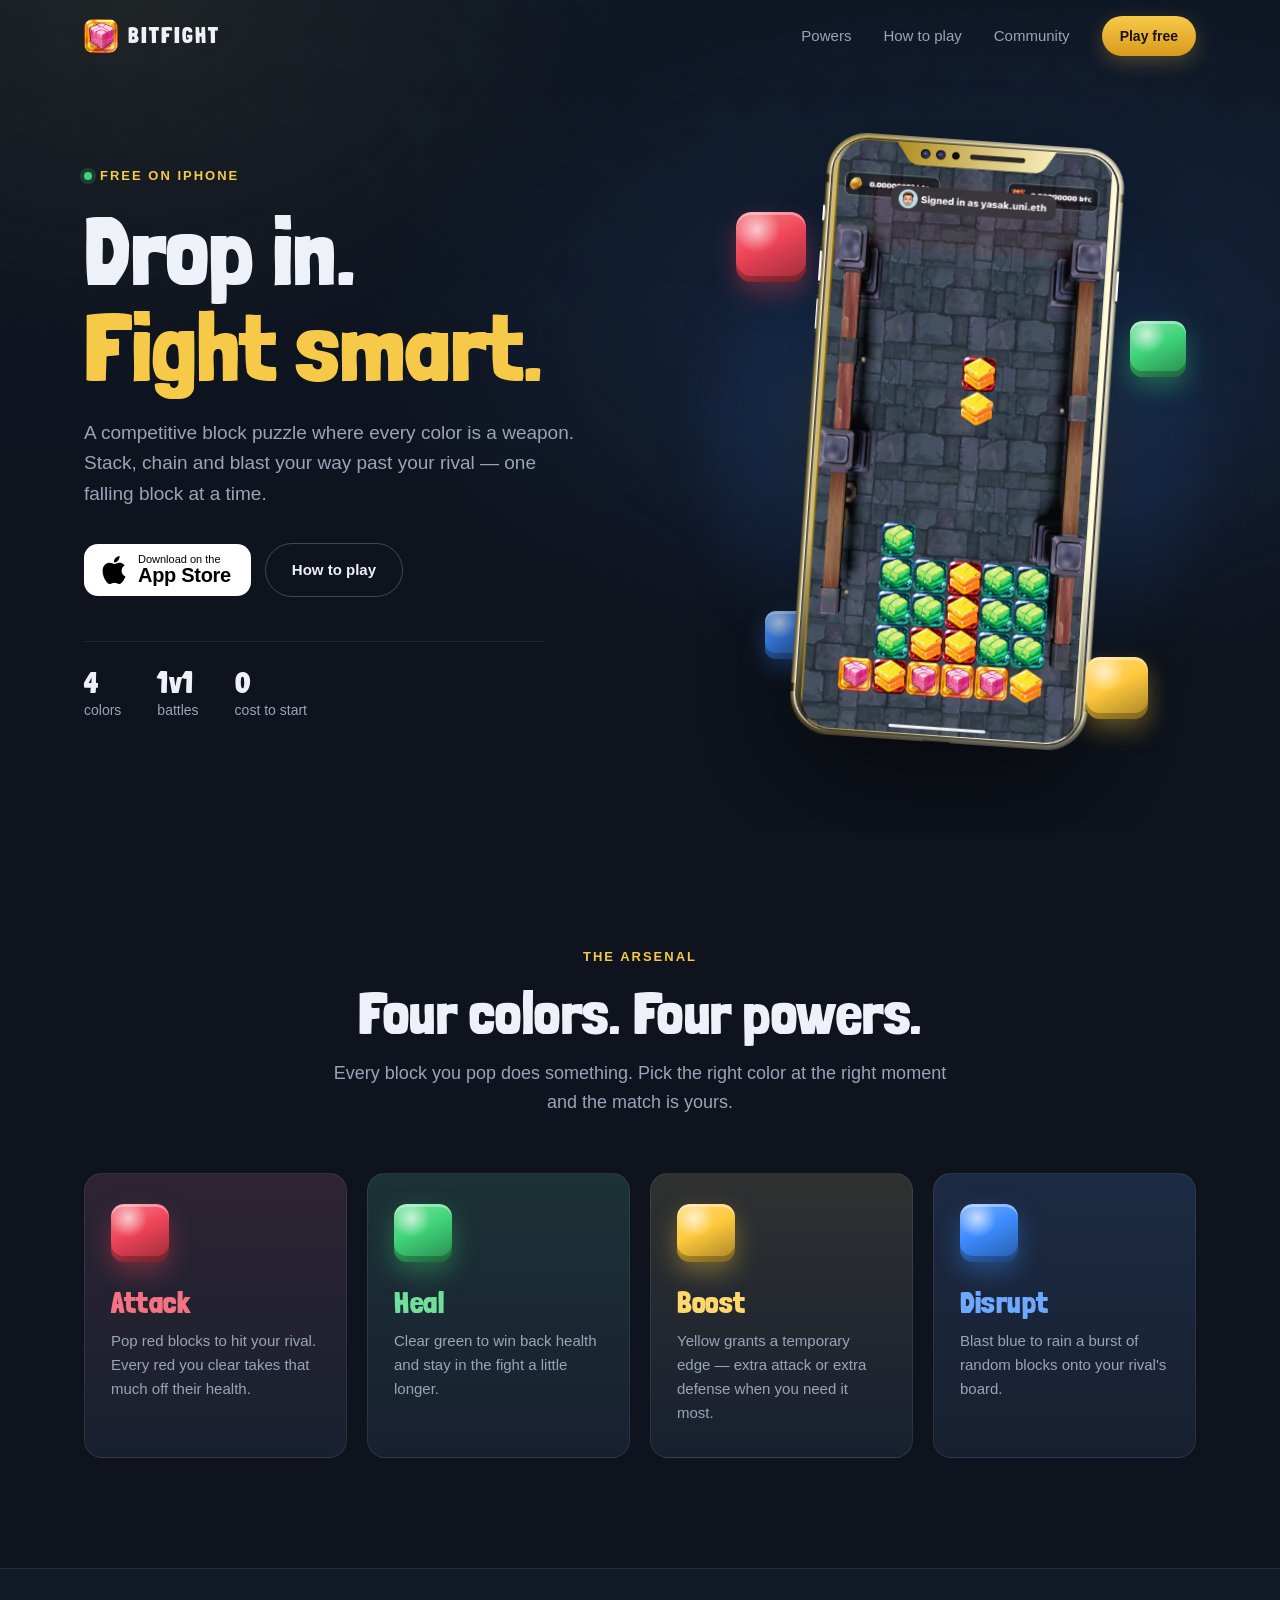
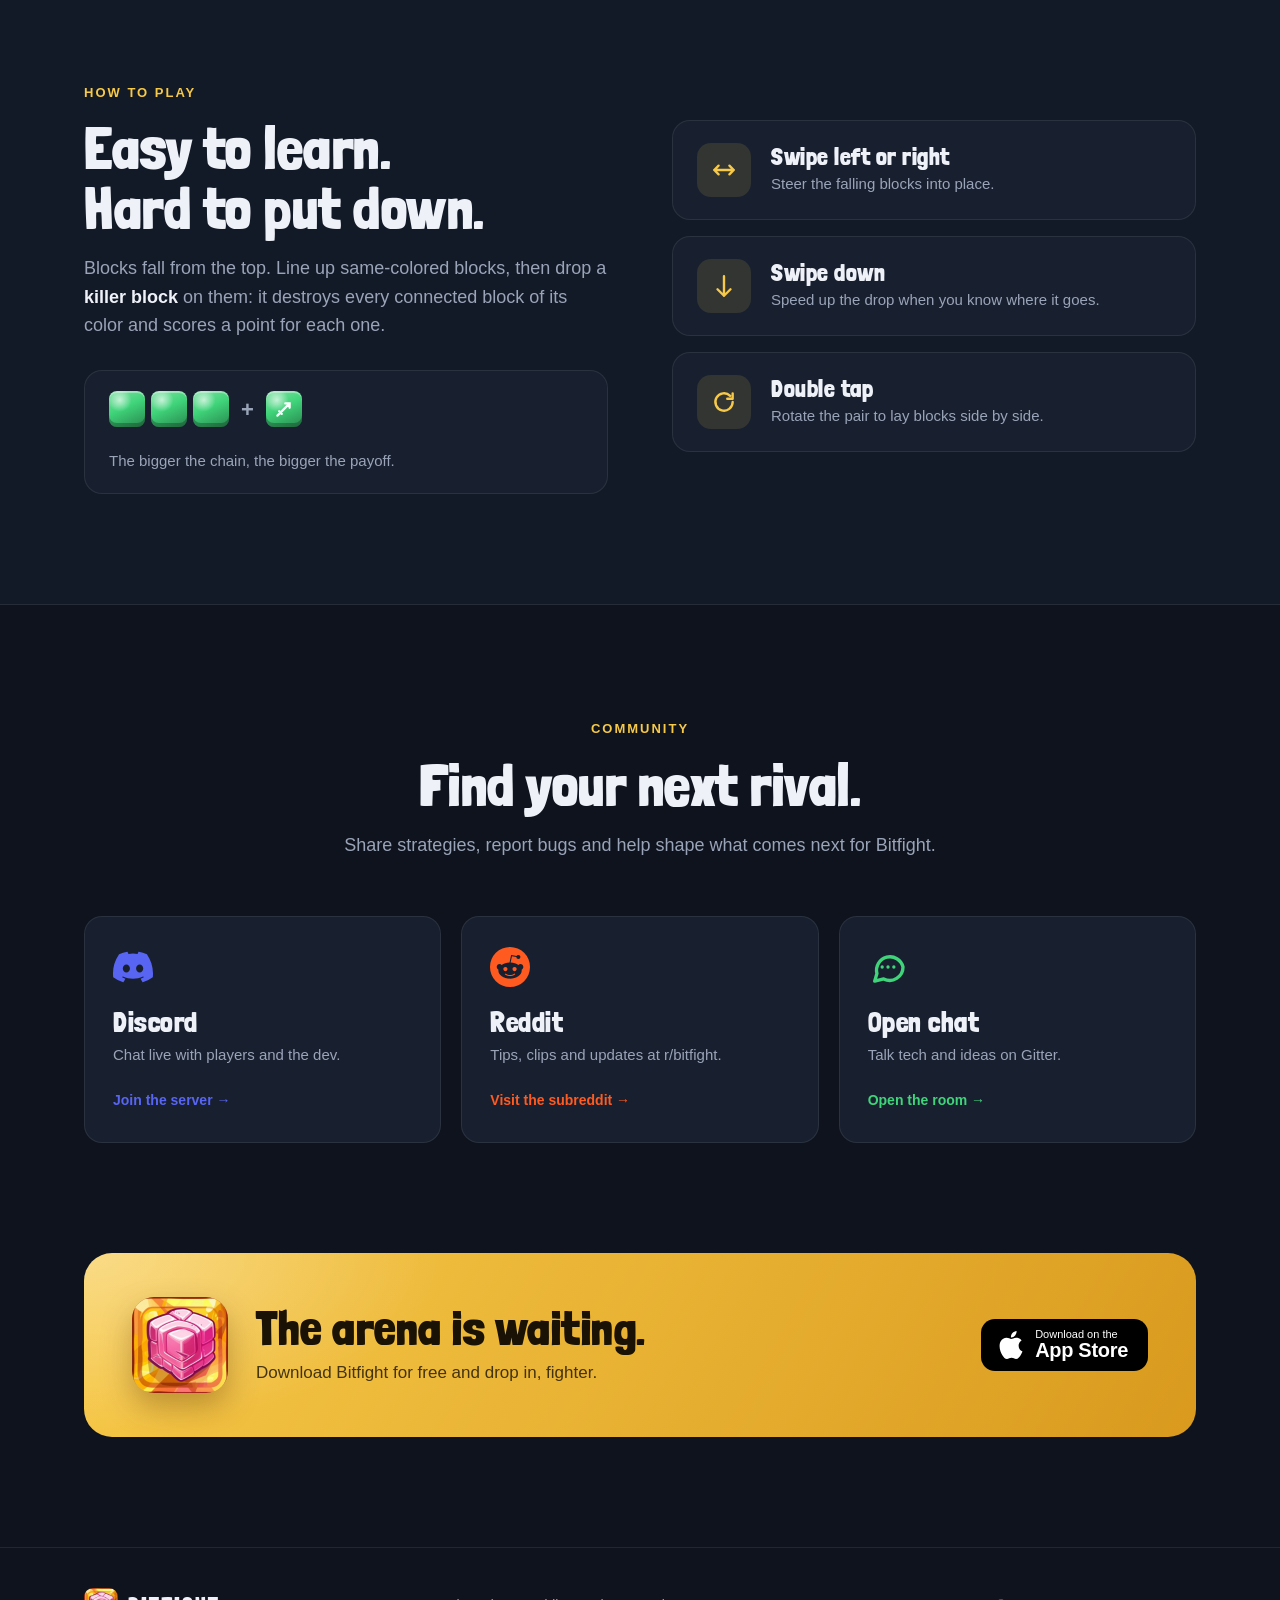
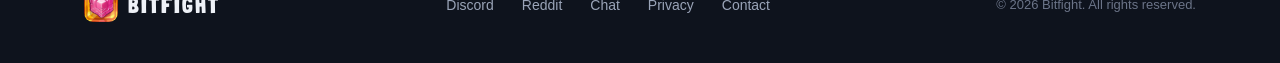
<file: index.html>
<!doctype html>
<html lang="en">
<head>
  <meta charset="utf-8">
  <meta name="viewport" content="width=device-width, initial-scale=1">
  <meta name="description" content="Bitfight is a colorful competitive block puzzle for iPhone. Four colors, four powers, one grid between you and your rival.">
  <meta name="theme-color" content="#0e131d">
  <meta property="og:title" content="Bitfight — Drop in. Fight smart.">
  <meta property="og:description" content="A colorful competitive block puzzle for iPhone. Free to play.">
  <meta property="og:image" content="assets/favicon_io/android-chrome-512x512.png">
  <title>Bitfight — Drop in. Fight smart.</title>
  <link rel="stylesheet" href="style.css">
  <link rel="icon" type="image/x-icon" href="assets/favicon_io/favicon.ico">
  <link rel="apple-touch-icon" href="assets/favicon_io/apple-touch-icon.png">
</head>
<body>
  <header class="site-header">
    <div class="header-inner">
      <a class="brand" href="#top" aria-label="Bitfight home"><img class="brand-mark" src="assets/favicon_io/apple-touch-icon.png" alt="" width="34" height="34"><span>BITFIGHT</span></a>
      <button class="menu-toggle" type="button" aria-expanded="false" aria-controls="site-nav" aria-label="Open menu"><span></span><span></span></button>
      <nav id="site-nav" class="site-nav" aria-label="Main navigation">
        <a href="#powers">Powers</a>
        <a href="#how">How to play</a>
        <a href="#community">Community</a>
        <a class="btn btn-gold btn-sm" href="https://apps.apple.com/tr/app/bitfight/id6449154006" target="_blank" rel="noopener noreferrer">Play free</a>
      </nav>
    </div>
  </header>

  <main id="top">
    <!-- hero -->
    <section class="hero">
      <div class="container hero-grid">
        <div class="hero-copy">
          <p class="eyebrow"><span class="dot"></span>Free on iPhone</p>
          <h1>Drop in.<br><span class="gold">Fight smart.</span></h1>
          <p class="lead">A competitive block puzzle where every color is a weapon. Stack, chain and blast your way past your rival — one falling block at a time.</p>
          <div class="hero-actions">
            <a class="app-store" href="https://apps.apple.com/tr/app/bitfight/id6449154006" target="_blank" rel="noopener noreferrer" aria-label="Download on the App Store">
              <svg viewBox="0 0 24 24" aria-hidden="true"><path d="M12.152 6.896c-.948 0-2.415-1.078-3.96-1.04-2.04.027-3.91 1.183-4.961 3.014-2.117 3.675-.546 9.103 1.519 12.09 1.013 1.454 2.208 3.09 3.792 3.039 1.52-.065 2.09-.987 3.935-.987 1.831 0 2.35.987 3.96.948 1.637-.026 2.676-1.48 3.676-2.948 1.156-1.688 1.636-3.325 1.662-3.415-.039-.013-3.182-1.221-3.22-4.857-.026-3.04 2.48-4.494 2.597-4.559-1.429-2.09-3.623-2.324-4.39-2.376-2-.156-3.675 1.09-4.61 1.09zM15.53 3.83c.843-1.012 1.4-2.427 1.245-3.83-1.207.052-2.662.805-3.532 1.818-.78.896-1.454 2.338-1.273 3.714 1.338.104 2.715-.688 3.559-1.701"/></svg>
              <span><small>Download on the</small>App Store</span>
            </a>
            <a class="btn btn-ghost" href="#how">How to play</a>
          </div>
          <ul class="hero-facts">
            <li><strong>4</strong> colors</li>
            <li><strong>1v1</strong> battles</li>
            <li><strong>0</strong> cost to start</li>
          </ul>
        </div>
        <div class="hero-visual" aria-hidden="true">
          <div class="glow"></div>
          <span class="float-blk blk blk-red f1"></span>
          <span class="float-blk blk blk-green f2"></span>
          <span class="float-blk blk blk-blue f3"></span>
          <span class="float-blk blk blk-yellow f4"></span>
          <img class="phone" src="assets/bf.png" alt="" width="861" height="1732">
        </div>
      </div>
    </section>

    <!-- powers -->
    <section id="powers" class="section">
      <div class="container">
        <div class="section-head">
          <p class="eyebrow">The arsenal</p>
          <h2>Four colors. Four powers.</h2>
          <p class="section-lead">Every block you pop does something. Pick the right color at the right moment and the match is yours.</p>
        </div>
        <div class="power-grid">
          <article class="power-card c-red">
            <span class="blk blk-red"></span>
            <h3>Attack</h3>
            <p>Pop red blocks to hit your rival. Every red you clear takes that much off their health.</p>
          </article>
          <article class="power-card c-green">
            <span class="blk blk-green"></span>
            <h3>Heal</h3>
            <p>Clear green to win back health and stay in the fight a little longer.</p>
          </article>
          <article class="power-card c-yellow">
            <span class="blk blk-yellow"></span>
            <h3>Boost</h3>
            <p>Yellow grants a temporary edge — extra attack or extra defense when you need it most.</p>
          </article>
          <article class="power-card c-blue">
            <span class="blk blk-blue"></span>
            <h3>Disrupt</h3>
            <p>Blast blue to rain a burst of random blocks onto your rival's board.</p>
          </article>
        </div>
      </div>
    </section>

    <!-- how to play -->
    <section id="how" class="section section-alt">
      <div class="container how-grid">
        <div class="how-copy">
          <p class="eyebrow">How to play</p>
          <h2>Easy to learn.<br>Hard to put down.</h2>
          <p class="section-lead">Blocks fall from the top. Line up same-colored blocks, then drop a <strong>killer block</strong> on them: it destroys every connected block of its color and scores a point for each one.</p>
          <div class="killer">
            <div class="killer-demo" aria-hidden="true">
              <span class="blk blk-green blk-sm"></span><span class="blk blk-green blk-sm"></span><span class="blk blk-green blk-sm"></span>
              <span class="arrow">+</span>
              <span class="blk blk-green blk-sm killer-blk"></span>
            </div>
            <p>The bigger the chain, the bigger the payoff.</p>
          </div>
        </div>
        <ol class="steps">
          <li>
            <span class="step-icon"><svg viewBox="0 0 24 24" aria-hidden="true"><path d="M7 8l-4 4 4 4M17 8l4 4-4 4M3 12h18"/></svg></span>
            <div><h3>Swipe left or right</h3><p>Steer the falling blocks into place.</p></div>
          </li>
          <li>
            <span class="step-icon"><svg viewBox="0 0 24 24" aria-hidden="true"><path d="M12 3v18M6 15l6 6 6-6"/></svg></span>
            <div><h3>Swipe down</h3><p>Speed up the drop when you know where it goes.</p></div>
          </li>
          <li>
            <span class="step-icon"><svg viewBox="0 0 24 24" aria-hidden="true"><path d="M20 12a8 8 0 1 1-2.34-5.66M20 4v5h-5"/></svg></span>
            <div><h3>Double tap</h3><p>Rotate the pair to lay blocks side by side.</p></div>
          </li>
        </ol>
      </div>
    </section>

    <!-- community -->
    <section id="community" class="section">
      <div class="container">
        <div class="section-head">
          <p class="eyebrow">Community</p>
          <h2>Find your next rival.</h2>
          <p class="section-lead">Share strategies, report bugs and help shape what comes next for Bitfight.</p>
        </div>
        <div class="community-grid">
          <a class="community-card discord" href="https://discord.gg/yCgdm2uQ" target="_blank" rel="noopener noreferrer">
            <svg viewBox="0 0 24 24" aria-hidden="true"><path d="M20.317 4.37a19.791 19.791 0 0 0-4.885-1.515.074.074 0 0 0-.079.037c-.21.375-.444.864-.608 1.25a18.27 18.27 0 0 0-5.487 0 12.64 12.64 0 0 0-.617-1.25.077.077 0 0 0-.079-.037A19.736 19.736 0 0 0 3.677 4.37a.07.07 0 0 0-.032.027C.533 9.046-.32 13.58.099 18.057a.082.082 0 0 0 .031.057 19.9 19.9 0 0 0 5.993 3.03.078.078 0 0 0 .084-.028c.462-.63.874-1.295 1.226-1.994a.076.076 0 0 0-.041-.106 13.107 13.107 0 0 1-1.872-.892.077.077 0 0 1-.008-.128 10.2 10.2 0 0 0 .372-.292.074.074 0 0 1 .077-.01c3.928 1.793 8.18 1.793 12.062 0a.074.074 0 0 1 .078.01c.12.098.246.198.373.292a.077.077 0 0 1-.006.127 12.299 12.299 0 0 1-1.873.892.077.077 0 0 0-.041.107c.36.698.772 1.362 1.225 1.993a.076.076 0 0 0 .084.028 19.839 19.839 0 0 0 6.002-3.03.077.077 0 0 0 .032-.054c.5-5.177-.838-9.674-3.549-13.66a.061.061 0 0 0-.031-.03zM8.02 15.33c-1.183 0-2.157-1.085-2.157-2.419 0-1.333.956-2.419 2.157-2.419 1.21 0 2.176 1.096 2.157 2.42 0 1.333-.956 2.418-2.157 2.418zm7.975 0c-1.183 0-2.157-1.085-2.157-2.419 0-1.333.955-2.419 2.157-2.419 1.21 0 2.176 1.096 2.157 2.42 0 1.333-.946 2.418-2.157 2.418z"/></svg>
            <h3>Discord</h3>
            <p>Chat live with players and the dev.</p>
            <span class="card-link">Join the server →</span>
          </a>
          <a class="community-card reddit" href="https://www.reddit.com/r/bitfight/" target="_blank" rel="noopener noreferrer">
            <svg viewBox="0 0 24 24" aria-hidden="true"><path d="M12 0A12 12 0 0 0 0 12a12 12 0 0 0 12 12 12 12 0 0 0 12-12A12 12 0 0 0 12 0zm5.01 4.744c.688 0 1.25.561 1.25 1.249a1.25 1.25 0 0 1-2.498.056l-2.597-.547-.8 3.747c1.824.07 3.48.632 4.674 1.488.308-.309.73-.491 1.207-.491.968 0 1.754.786 1.754 1.754 0 .716-.435 1.333-1.01 1.614a3.111 3.111 0 0 1 .042.52c0 2.694-3.13 4.87-7.004 4.87-3.874 0-7.004-2.176-7.004-4.87 0-.183.015-.366.043-.534A1.748 1.748 0 0 1 4.028 12c0-.968.786-1.754 1.754-1.754.463 0 .898.196 1.207.49 1.207-.883 2.878-1.43 4.744-1.487l.885-4.182a.342.342 0 0 1 .14-.197.35.35 0 0 1 .238-.042l2.906.617a1.214 1.214 0 0 1 1.108-.701zM9.25 12C8.561 12 8 12.562 8 13.25c0 .687.561 1.248 1.25 1.248.687 0 1.248-.561 1.248-1.249 0-.688-.561-1.249-1.249-1.249zm5.5 0c-.687 0-1.248.561-1.248 1.25 0 .687.561 1.248 1.249 1.248.688 0 1.249-.561 1.249-1.249 0-.687-.562-1.249-1.25-1.249zm-5.466 3.99a.327.327 0 0 0-.231.094.33.33 0 0 0 0 .463c.842.842 2.484.913 2.961.913.477 0 2.105-.056 2.961-.913a.361.361 0 0 0 .029-.463.33.33 0 0 0-.464 0c-.547.533-1.684.73-2.512.73-.828 0-1.979-.196-2.512-.73a.326.326 0 0 0-.232-.095z"/></svg>
            <h3>Reddit</h3>
            <p>Tips, clips and updates at r/bitfight.</p>
            <span class="card-link">Visit the subreddit →</span>
          </a>
          <a class="community-card chat" href="https://app.gitter.im/#/room/#bitfight:gitter.im" target="_blank" rel="noopener noreferrer">
            <svg viewBox="0 0 24 24" aria-hidden="true" class="stroke"><path d="M21 12a8 8 0 0 1-11.6 7.14L4 20.5l1.36-4.6A8 8 0 1 1 21 12z"/><path d="M8.5 12h.01M12 12h.01M15.5 12h.01"/></svg>
            <h3>Open chat</h3>
            <p>Talk tech and ideas on Gitter.</p>
            <span class="card-link">Open the room →</span>
          </a>
        </div>
      </div>
    </section>

    <!-- final cta -->
    <section class="cta">
      <div class="container">
        <div class="cta-card">
          <img class="cta-icon" src="assets/favicon_io/android-chrome-192x192.png" alt="" width="96" height="96">
          <div class="cta-copy">
            <h2>The arena is waiting.</h2>
            <p>Download Bitfight for free and drop in, fighter.</p>
          </div>
          <a class="app-store app-store-dark" href="https://apps.apple.com/tr/app/bitfight/id6449154006" target="_blank" rel="noopener noreferrer" aria-label="Download on the App Store">
            <svg viewBox="0 0 24 24" aria-hidden="true"><path d="M12.152 6.896c-.948 0-2.415-1.078-3.96-1.04-2.04.027-3.91 1.183-4.961 3.014-2.117 3.675-.546 9.103 1.519 12.09 1.013 1.454 2.208 3.09 3.792 3.039 1.52-.065 2.09-.987 3.935-.987 1.831 0 2.35.987 3.96.948 1.637-.026 2.676-1.48 3.676-2.948 1.156-1.688 1.636-3.325 1.662-3.415-.039-.013-3.182-1.221-3.22-4.857-.026-3.04 2.48-4.494 2.597-4.559-1.429-2.09-3.623-2.324-4.39-2.376-2-.156-3.675 1.09-4.61 1.09zM15.53 3.83c.843-1.012 1.4-2.427 1.245-3.83-1.207.052-2.662.805-3.532 1.818-.78.896-1.454 2.338-1.273 3.714 1.338.104 2.715-.688 3.559-1.701"/></svg>
            <span><small>Download on the</small>App Store</span>
          </a>
        </div>
      </div>
    </section>
  </main>

  <footer class="site-footer">
    <div class="container footer-inner">
      <a class="brand" href="#top"><img class="brand-mark" src="assets/favicon_io/apple-touch-icon.png" alt="" width="34" height="34"><span>BITFIGHT</span></a>
      <nav class="footer-links" aria-label="Footer">
        <a href="https://discord.gg/yCgdm2uQ" target="_blank" rel="noopener noreferrer">Discord</a>
        <a href="https://www.reddit.com/r/bitfight/" target="_blank" rel="noopener noreferrer">Reddit</a>
        <a href="https://app.gitter.im/#/room/#bitfight:gitter.im" target="_blank" rel="noopener noreferrer">Chat</a>
        <a href="privacy.html">Privacy</a>
        <a href="mailto:yasinaktimur@gmail.com">Contact</a>
      </nav>
      <p class="copyright">© 2026 Bitfight. All rights reserved.</p>
    </div>
  </footer>

  <script>
    const toggle=document.querySelector('.menu-toggle');const nav=document.querySelector('.site-nav');
    toggle.addEventListener('click',()=>{const open=toggle.getAttribute('aria-expanded')==='true';toggle.setAttribute('aria-expanded',String(!open));nav.classList.toggle('is-open',!open)});
    nav.querySelectorAll('a').forEach(a=>a.addEventListener('click',()=>{toggle.setAttribute('aria-expanded','false');nav.classList.remove('is-open')}));
    const header=document.querySelector('.site-header');
    const onScroll=()=>header.classList.toggle('is-scrolled',window.scrollY>10);onScroll();window.addEventListener('scroll',onScroll,{passive:true});
  </script>
</body>
</html>
</file>
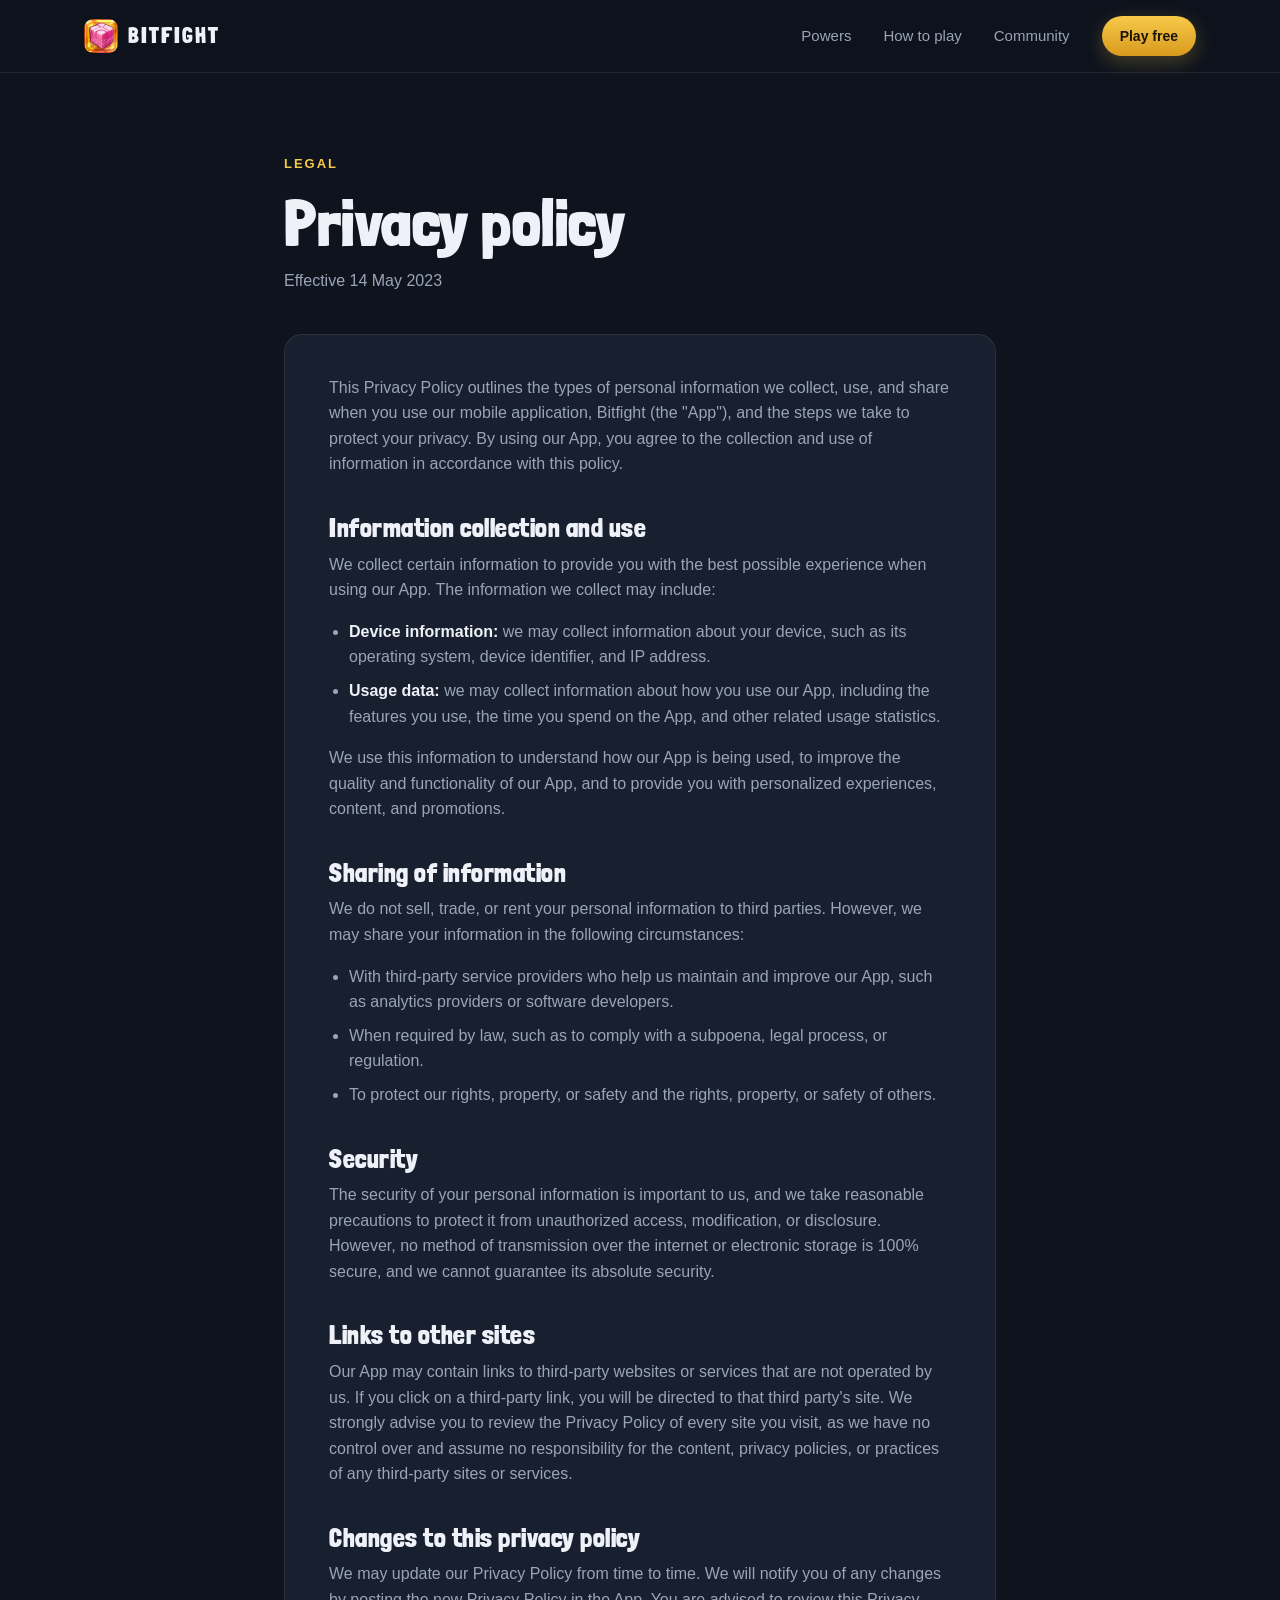
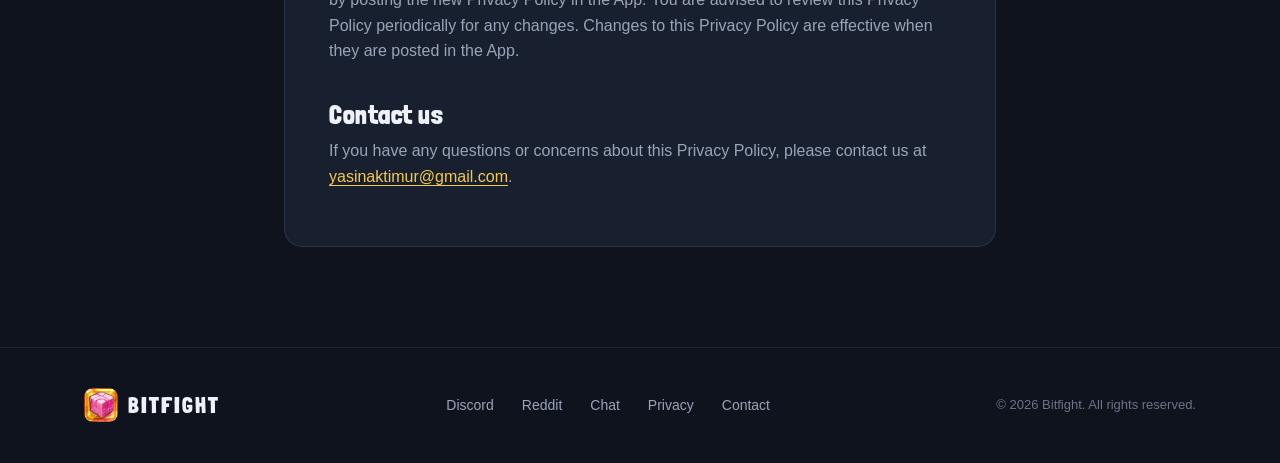
<file: privacy.html>
<!doctype html>
<html lang="en">
<head>
  <meta charset="utf-8">
  <meta name="viewport" content="width=device-width, initial-scale=1">
  <meta name="description" content="Privacy policy for the Bitfight mobile app.">
  <title>Privacy | Bitfight</title>
  <link rel="stylesheet" href="style.css">
  <link rel="icon" type="image/x-icon" href="assets/favicon_io/favicon.ico">
  <meta name="theme-color" content="#0e131d">
</head>
<body>
  <header class="site-header solid">
    <div class="header-inner">
      <a class="brand" href="index.html" aria-label="Bitfight home"><img class="brand-mark" src="assets/favicon_io/apple-touch-icon.png" alt="" width="34" height="34"><span>BITFIGHT</span></a>
      <button class="menu-toggle" type="button" aria-expanded="false" aria-controls="site-nav" aria-label="Open menu"><span></span><span></span></button>
      <nav id="site-nav" class="site-nav" aria-label="Main navigation">
        <a href="index.html#powers">Powers</a>
        <a href="index.html#how">How to play</a>
        <a href="index.html#community">Community</a>
        <a class="btn btn-gold btn-sm" href="https://apps.apple.com/tr/app/bitfight/id6449154006" target="_blank" rel="noopener noreferrer">Play free</a>
      </nav>
    </div>
  </header>

  <main>
    <section class="legal">
      <p class="eyebrow">Legal</p>
      <h1>Privacy policy</h1>
      <p class="legal-meta">Effective 14 May 2023</p>

      <div class="legal-body">
        <p>This Privacy Policy outlines the types of personal information we collect, use, and share when you use our mobile application, Bitfight (the "App"), and the steps we take to protect your privacy. By using our App, you agree to the collection and use of information in accordance with this policy.</p>

        <h3>Information collection and use</h3>
        <p>We collect certain information to provide you with the best possible experience when using our App. The information we collect may include:</p>
        <ul>
          <li><strong>Device information:</strong> we may collect information about your device, such as its operating system, device identifier, and IP address.</li>
          <li><strong>Usage data:</strong> we may collect information about how you use our App, including the features you use, the time you spend on the App, and other related usage statistics.</li>
        </ul>
        <p>We use this information to understand how our App is being used, to improve the quality and functionality of our App, and to provide you with personalized experiences, content, and promotions.</p>

        <h3>Sharing of information</h3>
        <p>We do not sell, trade, or rent your personal information to third parties. However, we may share your information in the following circumstances:</p>
        <ul>
          <li>With third-party service providers who help us maintain and improve our App, such as analytics providers or software developers.</li>
          <li>When required by law, such as to comply with a subpoena, legal process, or regulation.</li>
          <li>To protect our rights, property, or safety and the rights, property, or safety of others.</li>
        </ul>

        <h3>Security</h3>
        <p>The security of your personal information is important to us, and we take reasonable precautions to protect it from unauthorized access, modification, or disclosure. However, no method of transmission over the internet or electronic storage is 100% secure, and we cannot guarantee its absolute security.</p>

        <h3>Links to other sites</h3>
        <p>Our App may contain links to third-party websites or services that are not operated by us. If you click on a third-party link, you will be directed to that third party's site. We strongly advise you to review the Privacy Policy of every site you visit, as we have no control over and assume no responsibility for the content, privacy policies, or practices of any third-party sites or services.</p>

        <h3>Changes to this privacy policy</h3>
        <p>We may update our Privacy Policy from time to time. We will notify you of any changes by posting the new Privacy Policy in the App. You are advised to review this Privacy Policy periodically for any changes. Changes to this Privacy Policy are effective when they are posted in the App.</p>

        <h3>Contact us</h3>
        <p>If you have any questions or concerns about this Privacy Policy, please contact us at <a class="legal-link" href="mailto:yasinaktimur@gmail.com">yasinaktimur@gmail.com</a>.</p>
      </div>
    </section>
  </main>

  <footer class="site-footer">
    <div class="container footer-inner">
      <a class="brand" href="index.html"><img class="brand-mark" src="assets/favicon_io/apple-touch-icon.png" alt="" width="34" height="34"><span>BITFIGHT</span></a>
      <nav class="footer-links" aria-label="Footer">
        <a href="https://discord.gg/yCgdm2uQ" target="_blank" rel="noopener noreferrer">Discord</a>
        <a href="https://www.reddit.com/r/bitfight/" target="_blank" rel="noopener noreferrer">Reddit</a>
        <a href="https://app.gitter.im/#/room/#bitfight:gitter.im" target="_blank" rel="noopener noreferrer">Chat</a>
        <a href="privacy.html">Privacy</a>
        <a href="mailto:yasinaktimur@gmail.com">Contact</a>
      </nav>
      <p class="copyright">© 2026 Bitfight. All rights reserved.</p>
    </div>
  </footer>

  <script>
    const toggle=document.querySelector('.menu-toggle');const nav=document.querySelector('.site-nav');
    toggle.addEventListener('click',()=>{const open=toggle.getAttribute('aria-expanded')==='true';toggle.setAttribute('aria-expanded',String(!open));nav.classList.toggle('is-open',!open)});
    nav.querySelectorAll('a').forEach(a=>a.addEventListener('click',()=>{toggle.setAttribute('aria-expanded','false');nav.classList.remove('is-open')}));
    const header=document.querySelector('.site-header');
    const onScroll=()=>header.classList.toggle('is-scrolled',window.scrollY>10);onScroll();window.addEventListener('scroll',onScroll,{passive:true});
  </script>
</body>
</html>
</file>
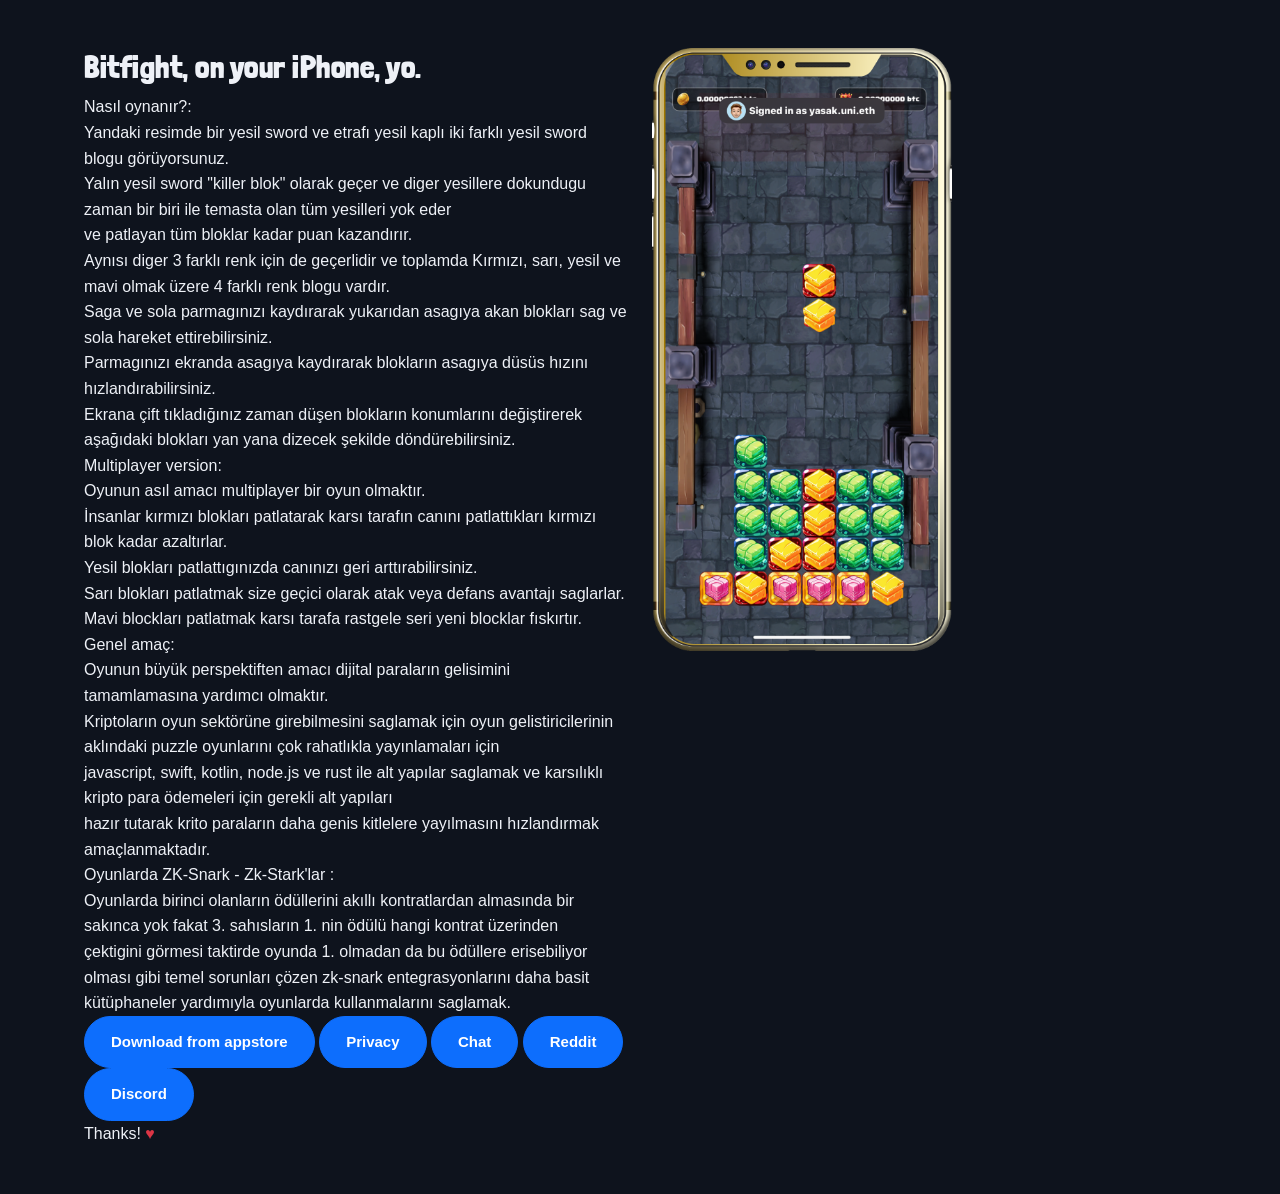
<file: tr.html>
<!DOCTYPE html>
<html lang="en">
  <head>
    <meta charset="utf-8" />
    <title>Bitfight- Colorful Block Puzzle</title>

    <link
      href="https://cdn.jsdelivr.net/npm/bootstrap@5.3.0-alpha3/dist/css/bootstrap.min.css"
      rel="stylesheet"
      integrity="sha384-KK94CHFLLe+nY2dmCWGMq91rCGa5gtU4mk92HdvYe+M/SXH301p5ILy+dN9+nJOZ"
      crossorigin="anonymous"
    />
    <link rel="stylesheet" type="text/css" href="style.css" />
    <!-- Favicons Start -->

    <!--  
	<link rel="shortcut icon" type="image/x-icon" href="favicon.ico"  />

 
	<link rel="shortcut icon" type="image/png" href="favicon.png" />

	  -->

    <!-- CSS Start -->

    <!-- CSS End -->

    <!-- HTML5 Support for old ie browsers -->
    <!--[if lt IE 9]>
      <script src="//html5shiv.googlecode.com/svn/trunk/html5.js"></script>
    <![endif]-->
  </head>

  <!-- Follow these instructions, please! -->
  <div class="container py-5">
    <div class="row">
      <div class="col-6">
        <h1 class="h2">Bitfight, on your iPhone, yo.</h1>
        <p>
          Nasıl oynanır?: <br />

          Yandaki resimde bir yesil sword ve etrafı yesil kaplı iki farklı yesil
          sword blogu görüyorsunuz.<br />
          Yalın yesil sword "killer blok" olarak geçer ve diger yesillere
          dokundugu zaman bir biri ile temasta olan tüm yesilleri yok eder
          <br />
          ve patlayan tüm bloklar kadar puan kazandırır.<br />
          Aynısı diger 3 farklı renk için de geçerlidir ve toplamda Kırmızı,
          sarı, yesil ve mavi olmak üzere 4 farklı renk blogu vardır.<br />
          Saga ve sola parmagınızı kaydırarak yukarıdan asagıya akan blokları
          sag ve sola hareket ettirebilirsiniz.<br />
          Parmagınızı ekranda asagıya kaydırarak blokların asagıya düsüs hızını
          hızlandırabilirsiniz.<br />
          Ekrana çift tıkladığınız zaman düşen blokların konumlarını
          değiştirerek aşağıdaki blokları yan yana dizecek şekilde
          döndürebilirsiniz.<br />
        </p>

        <p>
          Multiplayer version: <br />

          Oyunun asıl amacı multiplayer bir oyun olmaktır. <br />
          İnsanlar kırmızı blokları patlatarak karsı tarafın canını
          patlattıkları kırmızı blok kadar azaltırlar.<br />
          Yesil blokları patlattıgınızda canınızı geri arttırabilirsiniz.<br />
          Sarı blokları patlatmak size geçici olarak atak veya defans avantajı
          saglarlar.<br />
          Mavi blockları patlatmak karsı tarafa rastgele seri yeni blocklar
          fıskırtır.<br />
        </p>

        <p>
          Genel amaç: <br />

          Oyunun büyük perspektiften amacı dijital paraların gelisimini
          tamamlamasına yardımcı olmaktır.<br />
          Kriptoların oyun sektörüne girebilmesini saglamak için oyun
          gelistiricilerinin aklındaki puzzle oyunlarını çok rahatlıkla
          yayınlamaları için <br />
          javascript, swift, kotlin, node.js ve rust ile alt yapılar saglamak ve
          karsılıklı kripto para ödemeleri için gerekli alt yapıları <br />
          hazır tutarak krito paraların daha genis kitlelere yayılmasını
          hızlandırmak amaçlanmaktadır.
        </p>

        <p>
          Oyunlarda ZK-Snark - Zk-Stark'lar : <br />

          Oyunlarda birinci olanların ödüllerini akıllı kontratlardan almasında
          bir sakınca yok fakat 3. sahısların 1. nin ödülü hangi kontrat
          üzerinden <br />
          çektigini görmesi taktirde oyunda 1. olmadan da bu ödüllere
          erisebiliyor olması gibi temel sorunları çözen zk-snark
          entegrasyonlarını daha basit <br />
          kütüphaneler yardımıyla oyunlarda kullanmalarını saglamak.
        </p>

        <p>
          <a
            class="btn btn-primary"
            href="https://apps.apple.com/tr/app/bitfight/id6449154006"
            rel="noopener noreferrer"
            target="_blank"
            >Download from appstore</a
          >
          <a
            class="btn btn-primary"
            href="/privacy.html"
            rel="noopener noreferrer"
            target="_blank"
            >Privacy</a
          >
          <a
            class="btn btn-primary"
            href="https://app.gitter.im/#/room/#bitfight:gitter.im"
            rel="noopener noreferrer"
            target="_blank"
            >Chat</a
          >
          <a
            class="btn btn-primary"
            href="https://www.reddit.com/r/bitfight/"
            rel="noopener noreferrer"
            target="_blank"
            >Reddit</a
          >
          <a
            class="btn btn-primary"
            href="https://discord.gg/yCgdm2uQ"
            rel="noopener noreferrer"
            target="_blank"
            >Discord</a
          >
        </p>

        <p>Thanks! <span class="text-danger">♥</span></p>
      </div>

      <div class="col-6">
        <img class="rounded img-fluid" width="300" src="assets/bf.png" />
      </div>
    </div>
  </div>

  <body></body>
</html>
</file>
<file: style.css>
@font-face{font-family:Londrina;src:url(assets/LondrinaSolid-Bold.ttf) format("truetype");font-weight:700;font-display:swap}

:root{
  --bg:#0e131d;            /* dungeon night */
  --bg-alt:#131a27;
  --surface:#18202f;
  --surface-2:#1f2939;
  --line:rgba(255,255,255,.08);
  --text:#eef1f7;
  --muted:#9aa4b8;
  --gold:#f7c948;          /* phone bezel / UI gold */
  --gold-deep:#d99a1e;
  --red:#ef4458;
  --green:#3fd47a;
  --yellow:#ffc93c;
  --blue:#3d8bff;
  --radius:18px;
  --max:1160px;
  --sans:-apple-system,BlinkMacSystemFont,"Segoe UI",Inter,Roboto,Helvetica,Arial,sans-serif;
  --display:Londrina,var(--sans);
}

*{box-sizing:border-box}
html{scroll-behavior:smooth;scroll-padding-top:80px}
body{background:var(--bg);color:var(--text);font-family:var(--sans);font-size:16px;line-height:1.6;margin:0;overflow-x:hidden;-webkit-font-smoothing:antialiased}
a{color:inherit;text-decoration:none}
img{display:block;max-width:100%;height:auto}
h1,h2,h3{font-family:var(--display);font-weight:700;letter-spacing:.5px;line-height:1.02;margin:0}
p{margin:0}
.container{margin:0 auto;max-width:var(--max);padding:0 24px;width:100%}
.gold{color:var(--gold)}

/* ---------- buttons ---------- */
.btn{align-items:center;border-radius:999px;display:inline-flex;font-size:15px;font-weight:700;gap:8px;justify-content:center;padding:14px 26px;transition:transform .15s,background .2s,border-color .2s,color .2s}
.btn:hover{transform:translateY(-1px)}
.btn-sm{font-size:14px;padding:9px 18px}
.btn-gold{background:linear-gradient(180deg,var(--gold),var(--gold-deep));box-shadow:0 6px 20px rgba(247,201,72,.25);color:#1a1205}
.btn-ghost{border:1.5px solid rgba(255,255,255,.22);color:var(--text)}
.btn-ghost:hover{border-color:var(--gold);color:var(--gold)}

.app-store{align-items:center;background:#fff;border-radius:14px;color:#000;display:inline-flex;gap:10px;padding:10px 20px 10px 16px;transition:transform .15s,box-shadow .2s}
.app-store:hover{box-shadow:0 10px 30px rgba(255,255,255,.12);transform:translateY(-1px)}
.app-store svg{fill:currentColor;height:28px;width:28px}
.app-store span{display:flex;flex-direction:column;font-size:20px;font-weight:600;letter-spacing:-.3px;line-height:1.05}
.app-store small{font-size:11px;font-weight:500;letter-spacing:0}
.app-store-dark{background:#000;color:#fff}

.eyebrow{align-items:center;color:var(--gold);display:inline-flex;font-size:13px;font-weight:700;gap:8px;letter-spacing:2px;margin-bottom:16px;text-transform:uppercase}
.eyebrow .dot{background:var(--green);border-radius:50%;box-shadow:0 0 0 4px rgba(63,212,122,.18);height:8px;width:8px}

/* ---------- game blocks (pure css) ---------- */
.blk{--c:var(--blue);aspect-ratio:1;background:
    radial-gradient(circle at 30% 25%,rgba(255,255,255,.65),transparent 32%),
    linear-gradient(155deg,color-mix(in srgb,var(--c) 70%,#fff) 0%,var(--c) 45%,color-mix(in srgb,var(--c) 65%,#000) 100%);
  border-radius:22%;box-shadow:inset 0 -6px 0 rgba(0,0,0,.25),inset 0 3px 0 rgba(255,255,255,.35),0 10px 24px color-mix(in srgb,var(--c) 35%,transparent);display:block;width:64px}
.blk-red{--c:var(--red)}
.blk-green{--c:var(--green)}
.blk-yellow{--c:var(--yellow)}
.blk-blue{--c:var(--blue)}
.blk-sm{width:36px;box-shadow:inset 0 -4px 0 rgba(0,0,0,.25),inset 0 2px 0 rgba(255,255,255,.35)}

/* ---------- header ---------- */
.site-header{left:0;position:fixed;right:0;top:0;transition:background .25s,border-color .25s;border-bottom:1px solid transparent;z-index:50}
.site-header.is-scrolled,.site-header.solid{backdrop-filter:blur(14px);-webkit-backdrop-filter:blur(14px);background:rgba(14,19,29,.82);border-bottom-color:var(--line)}
.header-inner{align-items:center;display:flex;height:72px;justify-content:space-between;margin:0 auto;max-width:var(--max);padding:0 24px}
.brand{align-items:center;display:inline-flex;font-family:var(--display);font-size:22px;gap:10px;letter-spacing:2px}
.brand-mark{border-radius:9px;height:34px;width:34px}
.site-nav{align-items:center;display:flex;font-size:15px;font-weight:500;gap:32px}
.site-nav>a:not(.btn){color:var(--muted);transition:color .2s}
.site-nav>a:not(.btn):hover{color:var(--text)}
.menu-toggle{display:none}

/* ---------- hero ---------- */
.hero{background:
    radial-gradient(900px 500px at 78% 40%,rgba(61,139,255,.16),transparent 70%),
    radial-gradient(700px 500px at 10% 0%,rgba(247,201,72,.08),transparent 70%),
    var(--bg);
  overflow:hidden;padding:140px 0 90px;position:relative}
.hero:before{background:url("assets/bgq.png") repeat;background-size:60px;content:"";inset:0;mask-image:linear-gradient(180deg,#000,transparent 80%);-webkit-mask-image:linear-gradient(180deg,#000,transparent 80%);opacity:.05;position:absolute;pointer-events:none}
.hero-grid{align-items:center;display:grid;gap:48px;grid-template-columns:1.1fr .9fr;position:relative}
.hero h1{font-size:clamp(52px,7.4vw,96px);margin-bottom:22px}
.lead{color:var(--muted);font-size:19px;margin-bottom:34px;max-width:500px}
.hero-actions{align-items:center;display:flex;flex-wrap:wrap;gap:14px}
.hero-facts{border-top:1px solid var(--line);color:var(--muted);display:flex;flex-wrap:wrap;font-size:14px;gap:36px;list-style:none;margin:44px 0 0;max-width:460px;padding:24px 0 0}
.hero-facts strong{color:var(--text);display:block;font-family:var(--display);font-size:30px;font-weight:700;letter-spacing:.5px;line-height:1.1}

.hero-visual{display:flex;justify-content:center;position:relative}
.phone{filter:drop-shadow(0 40px 60px rgba(0,0,0,.55));position:relative;transform:rotate(4deg);width:min(300px,70vw);z-index:2}
.glow{background:radial-gradient(circle,rgba(247,201,72,.35),rgba(61,139,255,.15) 45%,transparent 70%);filter:blur(20px);height:560px;left:50%;position:absolute;top:50%;transform:translate(-50%,-50%);width:560px}
.float-blk{animation:float 6s ease-in-out infinite;position:absolute;z-index:3}
.f1{left:4%;top:12%;width:70px;--r:-14deg}
.f2{right:2%;top:30%;width:56px;animation-delay:-2s;--r:12deg}
.f3{left:10%;bottom:14%;width:48px;animation-delay:-4s;--r:8deg;z-index:1}
.f4{right:10%;bottom:4%;width:62px;animation-delay:-1s;--r:-8deg}
@keyframes float{0%,100%{transform:translateY(0) rotate(var(--r))}50%{transform:translateY(-14px) rotate(calc(var(--r) * -1))}}

/* ---------- sections ---------- */
.section{padding:110px 0}
.section-alt{background:var(--bg-alt);border-block:1px solid var(--line)}
.section-head{margin:0 auto 56px;max-width:640px;text-align:center}
.section h2{font-size:clamp(38px,5vw,58px);margin-bottom:16px}
.section-lead{color:var(--muted);font-size:18px}
.section-lead strong{color:var(--text)}

/* powers */
.power-grid{display:grid;gap:20px;grid-template-columns:repeat(4,1fr)}
.power-card{--c:var(--blue);background:linear-gradient(180deg,color-mix(in srgb,var(--c) 10%,var(--surface)),var(--surface));border:1px solid var(--line);border-radius:var(--radius);padding:30px 26px 32px;position:relative;transition:transform .25s,border-color .25s}
.power-card:hover{border-color:color-mix(in srgb,var(--c) 55%,transparent);transform:translateY(-4px)}
.power-card .blk{margin-bottom:26px;width:58px}
.power-card h3{color:color-mix(in srgb,var(--c) 75%,#fff);font-size:30px;margin-bottom:10px}
.power-card p{color:var(--muted);font-size:15px}
.c-red{--c:var(--red)}.c-green{--c:var(--green)}.c-yellow{--c:var(--yellow)}.c-blue{--c:var(--blue)}

/* how to play */
.how-grid{align-items:center;display:grid;gap:64px;grid-template-columns:1fr 1fr}
.how-copy .section-lead{margin-bottom:30px}
.killer{align-items:center;background:var(--surface);border:1px solid var(--line);border-radius:var(--radius);display:flex;flex-wrap:wrap;gap:22px;padding:20px 24px}
.killer p{color:var(--muted);font-size:15px}
.killer-demo{align-items:center;display:flex;gap:6px}
.killer-demo .arrow{color:var(--muted);font-size:22px;font-weight:700;margin:0 6px}
.killer-blk{position:relative}
.killer-blk:after{background:url("data:image/svg+xml,%3Csvg xmlns='http://www.w3.org/2000/svg' viewBox='0 0 24 24' fill='none' stroke='%23fff' stroke-width='2.6' stroke-linecap='round'%3E%3Cpath d='M5 19L19 5M14 5h5v5M7 14l3 3'/%3E%3C/svg%3E") center/58% no-repeat;content:"";inset:0;position:absolute}
.steps{display:grid;gap:16px;list-style:none;margin:0;padding:0}
.steps li{align-items:center;background:var(--surface);border:1px solid var(--line);border-radius:var(--radius);display:flex;gap:20px;padding:22px 24px}
.step-icon{align-items:center;background:rgba(247,201,72,.12);border-radius:14px;display:flex;flex:none;height:54px;justify-content:center;width:54px}
.step-icon svg{fill:none;height:26px;stroke:var(--gold);stroke-linecap:round;stroke-linejoin:round;stroke-width:2.2;width:26px}
.steps h3{font-size:24px;margin-bottom:2px}
.steps p{color:var(--muted);font-size:15px}

/* community */
.community-grid{display:grid;gap:20px;grid-template-columns:repeat(3,1fr)}
.community-card{--c:#5865f2;background:var(--surface);border:1px solid var(--line);border-radius:var(--radius);display:flex;flex-direction:column;padding:30px 28px;transition:transform .25s,border-color .25s,background .25s}
.community-card:hover{background:var(--surface-2);border-color:color-mix(in srgb,var(--c) 60%,transparent);transform:translateY(-4px)}
.community-card svg{fill:var(--c);height:40px;margin-bottom:22px;width:40px}
.community-card svg.stroke{fill:none;stroke:var(--c);stroke-linecap:round;stroke-linejoin:round;stroke-width:2}
.community-card h3{font-size:28px;margin-bottom:6px}
.community-card p{color:var(--muted);flex:1;font-size:15px;margin-bottom:22px}
.card-link{color:var(--c);font-size:14px;font-weight:700}
.reddit{--c:#ff5a1f}
.chat{--c:var(--green)}

/* cta */
.cta{padding:0 0 110px}
.cta-card{align-items:center;background:
    radial-gradient(600px 300px at 0% 0%,rgba(255,255,255,.35),transparent 60%),
    linear-gradient(120deg,var(--gold),var(--gold-deep));
  border-radius:28px;color:#1a1205;display:flex;flex-wrap:wrap;gap:28px;padding:44px 48px}
.cta-icon{border-radius:22px;box-shadow:0 14px 30px rgba(90,50,0,.35);height:96px;width:96px}
.cta-copy{flex:1;min-width:240px}
.cta h2{font-size:clamp(34px,4vw,48px);margin-bottom:6px}
.cta p{font-size:17px;font-weight:500;opacity:.8}

/* ---------- footer ---------- */
.site-footer{border-top:1px solid var(--line);padding:40px 0}
.footer-inner{align-items:center;display:flex;flex-wrap:wrap;gap:20px 40px;justify-content:space-between}
.footer-links{display:flex;flex-wrap:wrap;font-size:14px;gap:8px 28px}
.footer-links a{color:var(--muted);transition:color .2s}
.footer-links a:hover{color:var(--gold)}
.copyright{color:#6b7488;font-size:13px}

/* ---------- legal pages ---------- */
.legal{margin:0 auto;max-width:760px;padding:150px 24px 100px}
.legal h1{font-size:clamp(44px,6vw,64px);margin-bottom:12px}
.legal-meta{color:var(--muted);margin-bottom:40px}
.legal-body{background:var(--surface);border:1px solid var(--line);border-radius:var(--radius);padding:40px 44px}
.legal-body h3{font-size:26px;margin:38px 0 10px}
.legal-body h3:first-child{margin-top:0}
.legal-body p,.legal-body ul{color:var(--muted);margin:0 0 16px}
.legal-body strong{color:var(--text)}
.legal-body ul{padding-left:20px}
.legal-body li{margin-bottom:8px}
.legal-link{color:var(--gold);text-decoration:underline;text-underline-offset:3px}

/* ---------- responsive ---------- */
@media(max-width:1000px){
  .power-grid{grid-template-columns:1fr 1fr}
  .how-grid{gap:44px;grid-template-columns:1fr}
}
@media(max-width:820px){
  .menu-toggle{background:none;border:0;cursor:pointer;display:flex;flex-direction:column;gap:6px;height:40px;justify-content:center;padding:0 8px;width:44px}
  .menu-toggle span{background:var(--text);border-radius:2px;display:block;height:2px;transition:transform .2s;width:24px}
  .menu-toggle[aria-expanded="true"] span:first-child{transform:translateY(4px) rotate(45deg)}
  .menu-toggle[aria-expanded="true"] span:last-child{transform:translateY(-4px) rotate(-45deg)}
  .site-header:has(.is-open){background:rgba(14,19,29,.97)}
  .site-nav{background:rgba(14,19,29,.97);border-bottom:1px solid var(--line);display:none;flex-direction:column;align-items:stretch;gap:0;left:0;padding:8px 24px 22px;position:absolute;right:0;top:100%}
  .site-nav.is-open{display:flex}
  .site-nav>a:not(.btn){border-bottom:1px solid var(--line);font-size:17px;padding:14px 0}
  .site-nav .btn{margin-top:18px;padding:13px}

  .hero{padding:110px 0 70px}
  .hero-grid{gap:56px;grid-template-columns:1fr;text-align:center}
  .lead{margin-left:auto;margin-right:auto}
  .hero-actions{justify-content:center}
  .hero-facts{justify-content:center;margin-left:auto;margin-right:auto}
  .phone{width:min(250px,64vw)}
  .glow{height:420px;width:420px}
  .f1{left:6%;width:54px}.f2{right:4%;width:44px}.f3{left:12%;width:38px}.f4{right:12%;width:48px}

  .section{padding:80px 0}
  .section-head{margin-bottom:40px}
  .community-grid{grid-template-columns:1fr}
  .cta{padding-bottom:80px}
  .cta-card{flex-direction:column;padding:40px 28px;text-align:center}
  .footer-inner{flex-direction:column;text-align:center}
  .footer-links{justify-content:center}
  .legal{padding:110px 16px 70px}
  .legal-body{padding:28px 22px}
}
@media(max-width:520px){
  .container,.header-inner{padding:0 16px}
  .power-grid{grid-template-columns:1fr}
  .hero-facts{gap:28px}
  .killer{justify-content:center;text-align:center}
}
@media(prefers-reduced-motion:reduce){
  .float-blk{animation:none}
  html{scroll-behavior:auto}
}
</file>
